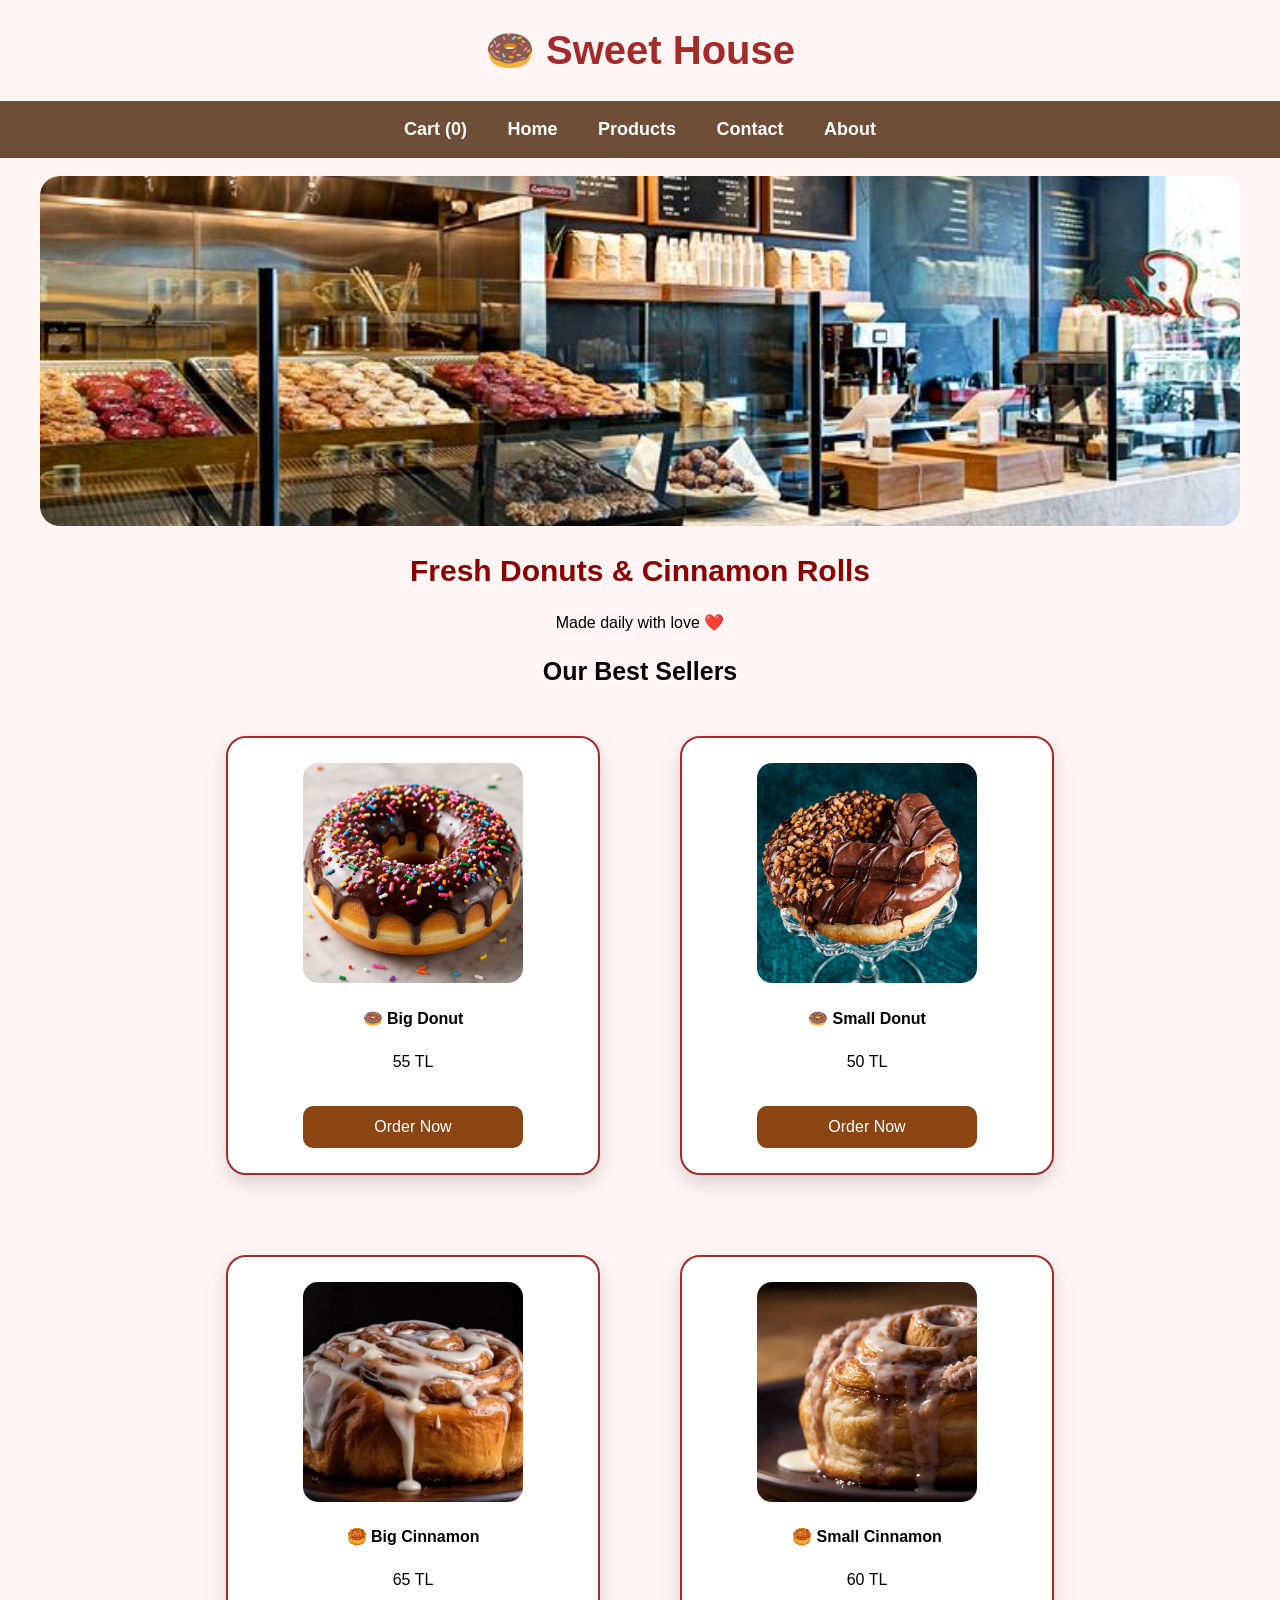
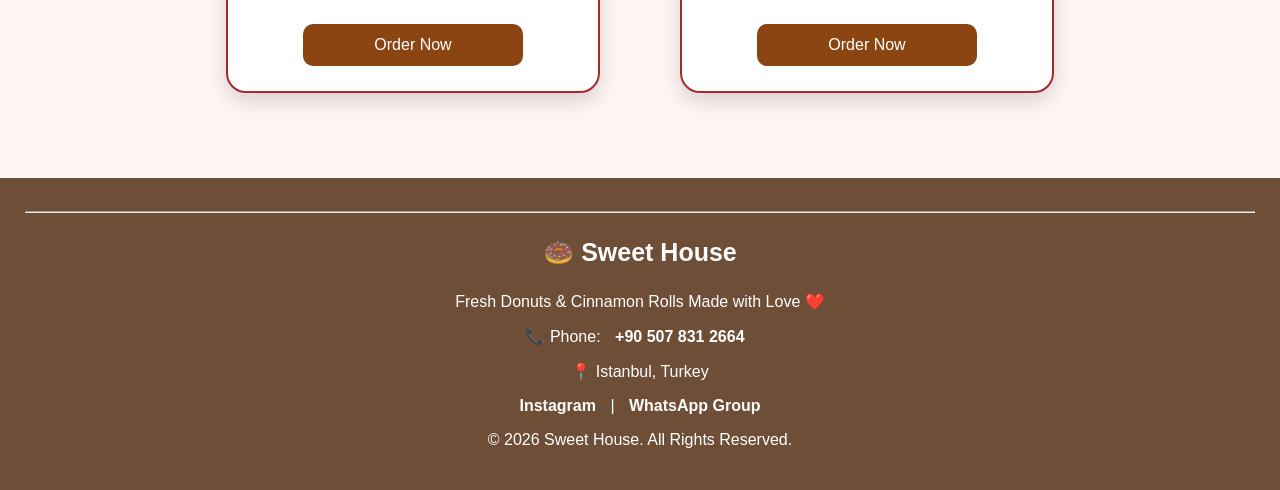
<file: index.html>
<!DOCTYPE html>
<html>

<head>
    <title>Sweet House</title>
    <link rel="stylesheet" href="style.css">
</head>

<body>

<h1>🍩 Sweet House</h1>

<nav>
    <a href="cart.html" id="cart-count">Cart (0)</a>
    <a href="index.html">Home</a>
    <a href="products.html">Products</a>
    <a href="contact.html">Contact</a>
    <a href="about.html">About</a>
</nav>

<br>

<div class="hero">
    <img src="images/banner.jpg" alt="Sweet House">
</div>

<h2>Fresh Donuts & Cinnamon Rolls</h2>

<p>Made daily with love ❤️</p>

<h3>Our Best Sellers</h3>

<div class="products">

    <!-- Big Donut -->
    <div class="card product">

        <img src="images/big-donut.jpg" alt="Big Donut">

        <h4>🍩 Big Donut</h4>

        <p>55 TL</p>

        <a href="big-donut.html">
            <button>Order Now</button>
        </a>

    </div>

    <!-- Small Donut -->
    <div class="card product">

        <img src="images/small-donut.jpg" alt="Small Donut">

        <h4>🍩 Small Donut</h4>

        <p>50 TL</p>

        <a href="small-donut.html">
            <button>Order Now</button>
        </a>

    </div>

    <!-- Big Cinnamon -->
    <div class="card product">

        <img src="images/big-cinnamon.jpg" alt="Big Cinnamon">

        <h4>🥮 Big Cinnamon</h4>

        <p>65 TL</p>

        <a href="big-cinnamon.html">
            <button>Order Now</button>
        </a>

    </div>

    <!-- Small Cinnamon -->
    <div class="card product">

        <img src="images/small-cinnamon.jpg" alt="Small Cinnamon">

        <h4>🥮 Small Cinnamon</h4>

        <p>60 TL</p>

        <a href="small-cinnamon.html">
            <button>Order Now</button>
        </a>

    </div>

</div>

<footer>

    <hr>

    <h3>🍩 Sweet House</h3>

    <p>Fresh Donuts & Cinnamon Rolls Made with Love ❤️</p>

    <p>
        📞 Phone:
        <a href="tel:+905078312664">
            +90 507 831 2664 
        </a>
    </p>

    <p>📍 Istanbul, Turkey</p>

    <p>

        <a href="https://www.instagram.com/1sweet_roll/" target="_blank">
            Instagram
        </a>

        |

        <a href="https://chat.whatsapp.com/KsQnQEdY2CLCIJ7m2vyYwK?s=cl&p=a&ilr=4" target="_blank">
            WhatsApp Group
        </a>

    </p>

    <p>© 2026 Sweet House. All Rights Reserved.</p>

</footer>

<script src="script.js"></script>

</body>

</html>
</file>
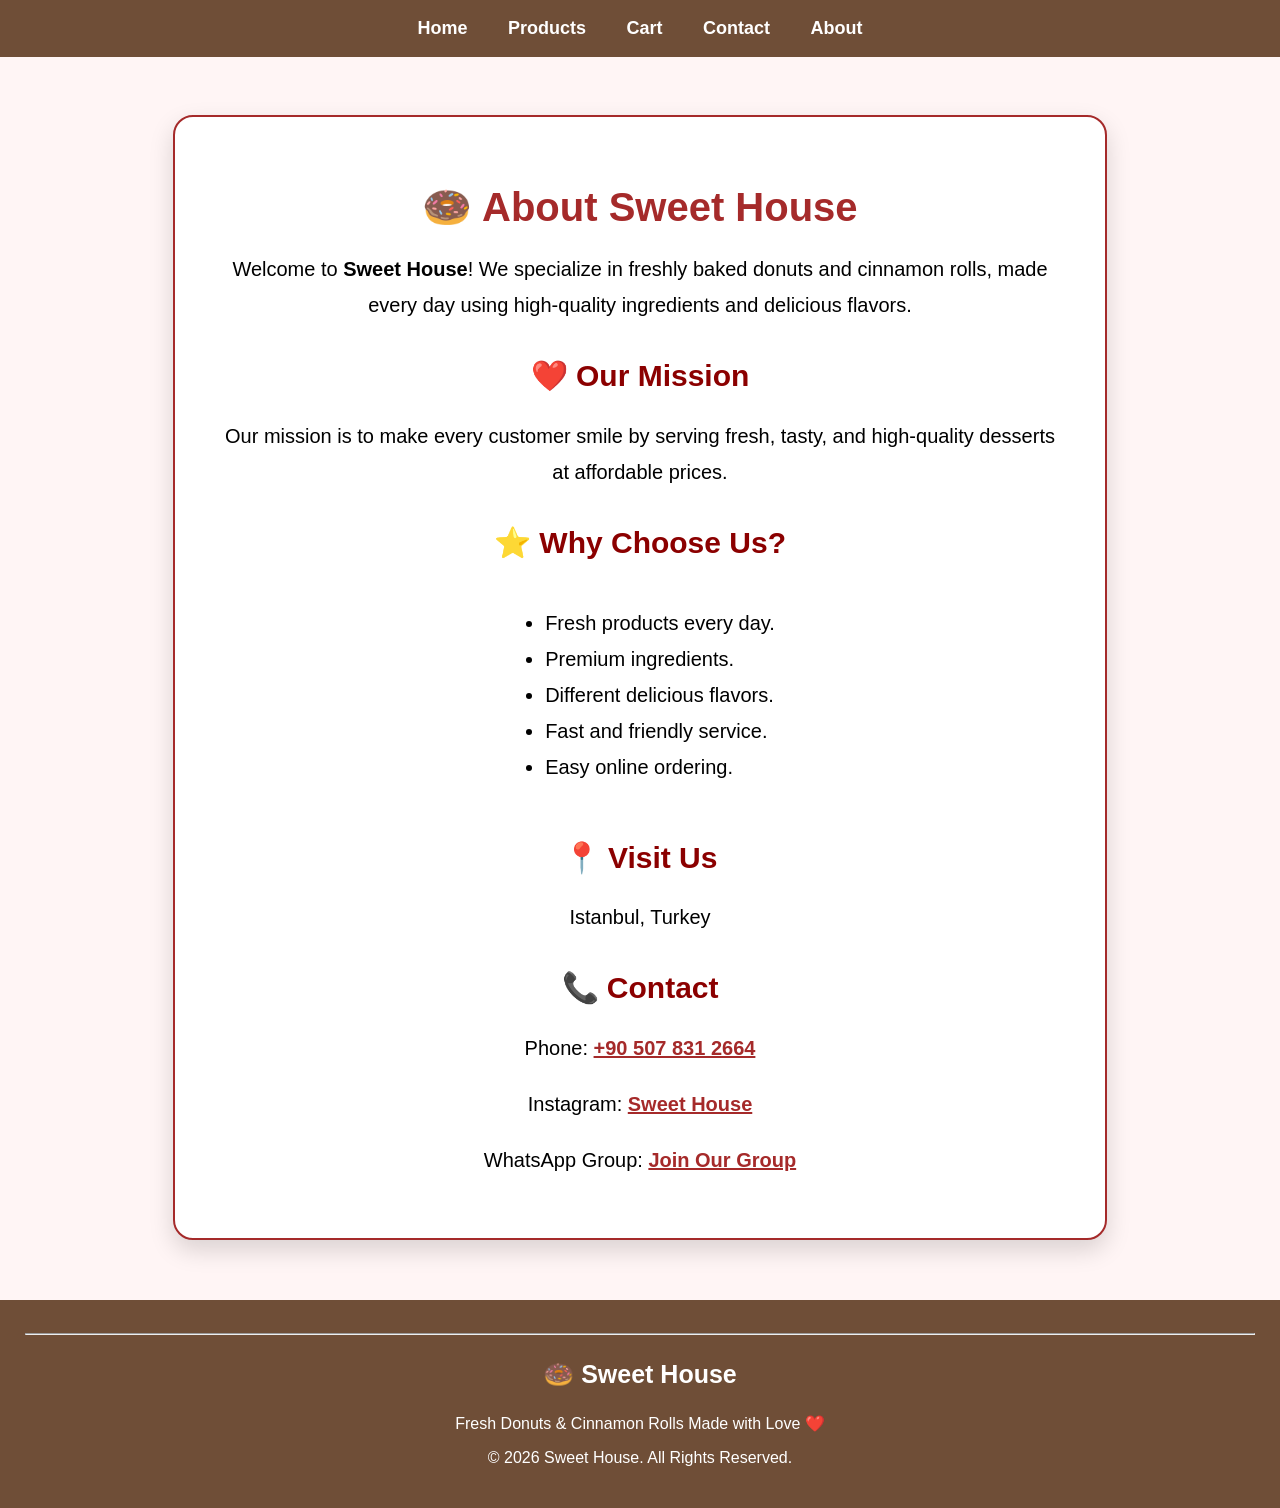
<file: about.html>
<!DOCTYPE html>
<html>

<head>

    <title>About Us | Sweet House</title>

    <link rel="stylesheet" href="style.css">

</head>

<body>

<nav>

    <a href="index.html">Home</a>
    <a href="products.html">Products</a>
    <a href="cart.html">Cart</a>
    <a href="contact.html">Contact</a>
    <a href="about.html">About</a>

</nav>

<br>

<div class="about-card">

    <h1>🍩 About Sweet House</h1>

    <p>

        Welcome to <strong>Sweet House</strong>!

        We specialize in freshly baked donuts and cinnamon rolls,
        made every day using high-quality ingredients and delicious flavors.

    </p>

    <h2>❤️ Our Mission</h2>

    <p>

        Our mission is to make every customer smile by serving
        fresh, tasty, and high-quality desserts at affordable prices.

    </p>

    <h2>⭐ Why Choose Us?</h2>

    <ul>

        <li>Fresh products every day.</li>

        <li>Premium ingredients.</li>

        <li>Different delicious flavors.</li>

        <li>Fast and friendly service.</li>

        <li>Easy online ordering.</li>

    </ul>

    <h2>📍 Visit Us</h2>

    <p>Istanbul, Turkey</p>

    <h2>📞 Contact</h2>

    <p>
        Phone:
        <a href="tel:+905078312664">
            +90 507 831 2664
        </a>
    </p>

    <p>
        Instagram:
        <a href="https://www.instagram.com/1sweet_roll/" target="_blank">
            Sweet House
        </a>
    </p>

    <p>
        WhatsApp Group:
        <a href="https://chat.whatsapp.com/KsQnQEdY2CLCIJ7m2vyYwK?s=cl&p=a&ilr=4" target="_blank">
            Join Our Group
        </a>
    </p>

</div>
<footer>

    <hr>

    <h3>🍩 Sweet House</h3>

    <p>Fresh Donuts & Cinnamon Rolls Made with Love ❤️</p>

    <p>© 2026 Sweet House. All Rights Reserved.</p>

</footer>

</body>

</html>
</file>
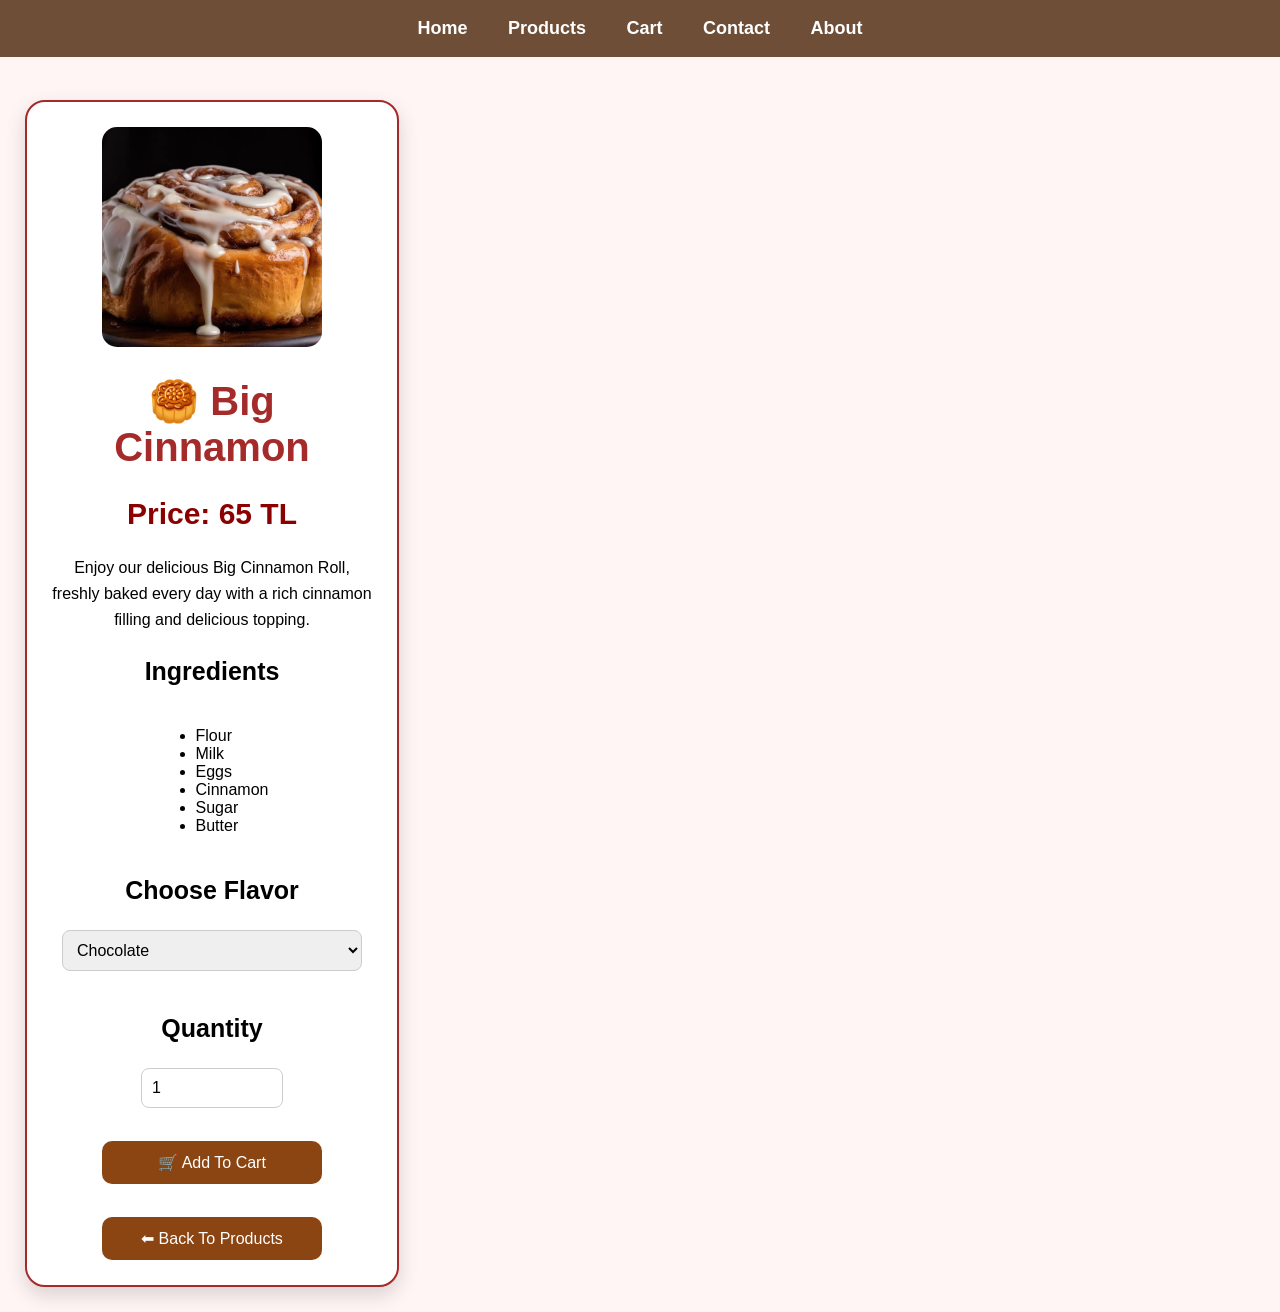
<file: big-cinnamon.html>
<!DOCTYPE html>
<html>

<head>
    <title>Big Cinnamon | Sweet House</title>
    <link rel="stylesheet" href="style.css">
</head>

<body>

<nav>
    <a href="index.html">Home</a>
    <a href="products.html">Products</a>
    <a href="cart.html">Cart</a>
    <a href="contact.html">Contact</a>
    <a href="about.html">About</a>
</nav>

<br>

<div class="card">

    <img src="images/big-cinnamon.jpg" alt="Big Cinnamon">

    <h1>🥮 Big Cinnamon</h1>

    <h2>Price: 65 TL</h2>

    <p>
        Enjoy our delicious Big Cinnamon Roll, freshly baked every day
        with a rich cinnamon filling and delicious topping.
    </p>

    <h3>Ingredients</h3>

    <ul>
        <li>Flour</li>
        <li>Milk</li>
        <li>Eggs</li>
        <li>Cinnamon</li>
        <li>Sugar</li>
        <li>Butter</li>
    </ul>

    <h3>Choose Flavor</h3>

    <select id="flavor">
        <option>Chocolate</option>
        <option>Cinnamon</option>
    </select>

    <br><br>

    <h3>Quantity</h3>

    <input
        type="number"
        id="quantity"
        value="1"
        min="1"
        max="20">

    <br><br>

    <button onclick="addCustomizedProduct()">
        🛒 Add To Cart
    </button>

    <br><br>

    <a href="products.html">
        <button>
            ⬅ Back To Products
        </button>
    </a>

</div>

<script src="script.js"></script>

</body>
</html>
</file>
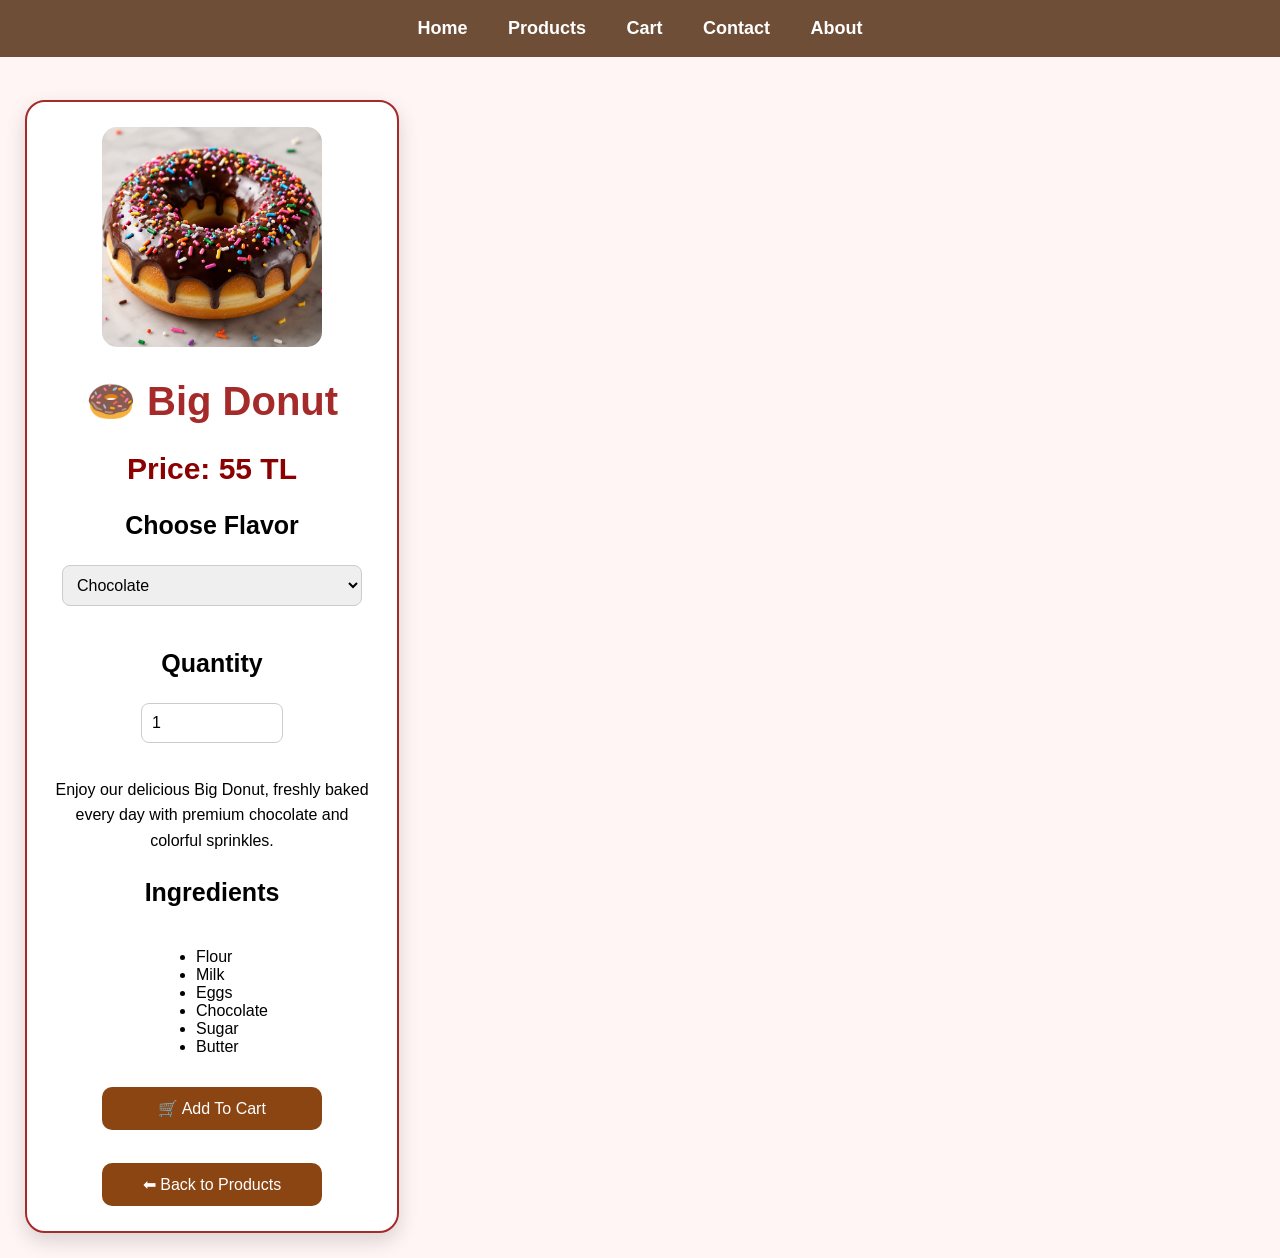
<file: big-donut.html>
<!DOCTYPE html>
<html>

<head>
    <title>Big Donut | Sweet House</title>
    <link rel="stylesheet" href="style.css">
</head>

<body>

    <nav>
        <a href="index.html">Home</a>
        <a href="products.html">Products</a>
        <a href="cart.html">Cart</a>
        <a href="contact.html">Contact</a>
        <a href="about.html">About</a>
    </nav>

    <br>

    <div class="card">

        <img src="images/big-donut.jpg" alt="Big Donut">

        <h1>🍩 Big Donut</h1>

        <h2>Price: 55 TL</h2>

<h3>Choose Flavor</h3>

<select id="flavor">

    <option>Chocolate</option>

    <option>Lotus</option>

    <option>Pistachio</option>

    <option>Colorful Sugar</option>

</select>

<br><br>

<h3>Quantity</h3>

<input
type="number"
id="quantity"
value="1"
min="1"
max="20">

<br><br>

        <p>
            Enjoy our delicious Big Donut, freshly baked every day with
            premium chocolate and colorful sprinkles.
        </p>

        <h3>Ingredients</h3>

        <ul>
            <li>Flour</li>
            <li>Milk</li>
            <li>Eggs</li>
            <li>Chocolate</li>
            <li>Sugar</li>
            <li>Butter</li>
        </ul>

        <br>

      <button onclick="addCustomizedProduct()">
    🛒 Add To Cart
    </button>

        <br><br>

        <a href="products.html">
            <button>
                ⬅ Back to Products
            </button>
        </a>

    </div>

    <script src="script.js"></script>

</body>

</html>
</file>
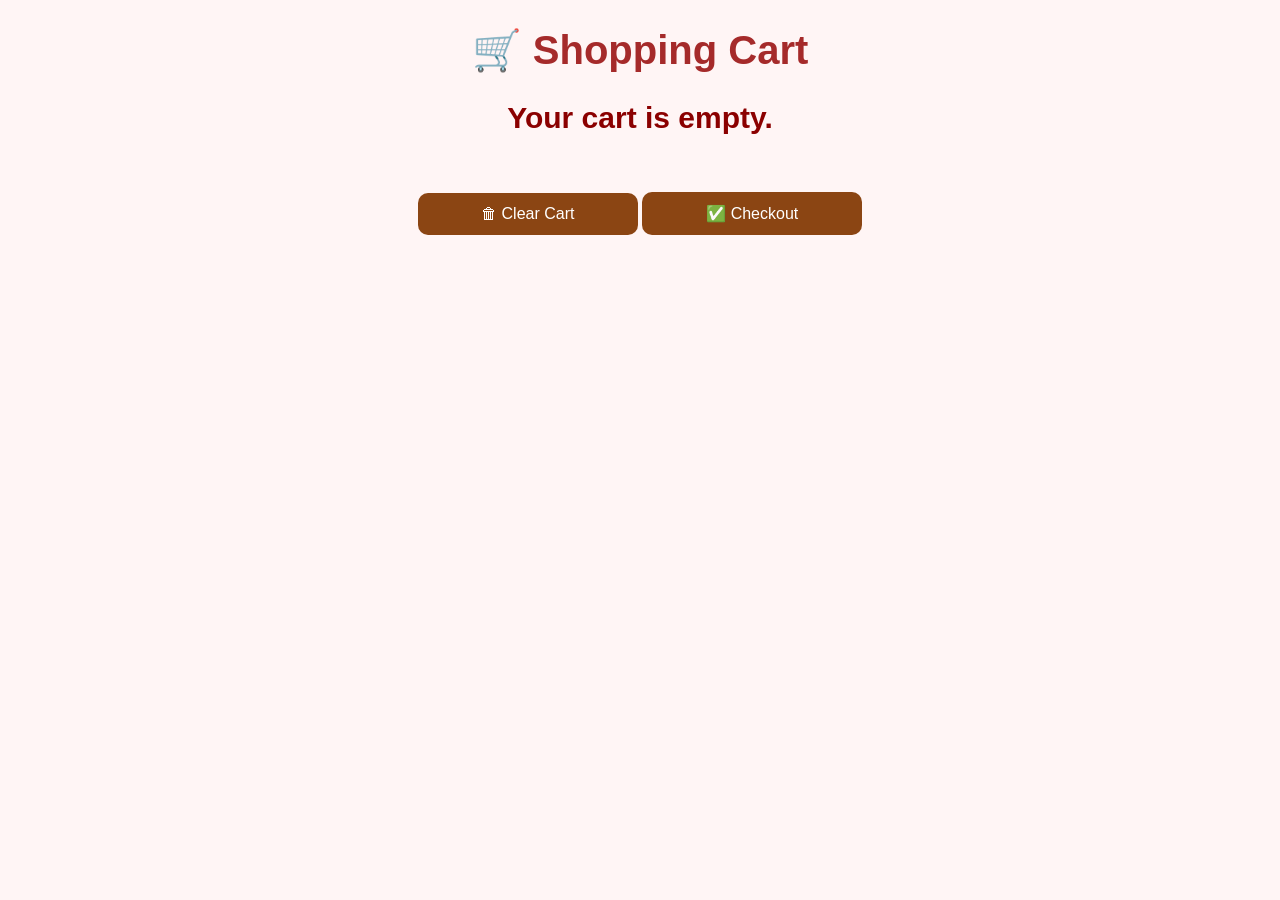
<file: cart.html>
<!DOCTYPE html>
<html>

<head>
    <title>Shopping Cart</title>
    <link rel="stylesheet" href="style.css">
</head>

<body>

<h1>🛒 Shopping Cart</h1>

<div id="cart-items"></div>

<br>

<button onclick="clearCart()">🗑 Clear Cart</button>

<a href="checkout.html">
    <button>✅ Checkout</button>
</a>

<script>

let cart = JSON.parse(localStorage.getItem("cart")) || [];

let container = document.getElementById("cart-items");

let grandTotal = 0;

if(cart.length === 0){

    container.innerHTML = "<h2>Your cart is empty.</h2>";

}
else{

    cart.forEach((item,index)=>{

        let itemTotal = item.total || (item.price * item.quantity);

        grandTotal += itemTotal;

        container.innerHTML += `

        <div class="card">

            <h2>${item.name}</h2>

            <p><strong>Flavor:</strong> ${item.flavor}</p>

            <p>

                <strong>Quantity:</strong>

                <button class="quantity-btn"
                onclick="changeQuantity(${index},-1)">➖</button>

                ${item.quantity}

                <button class="quantity-btn"
                onclick="changeQuantity(${index},1)">➕</button>

            </p>

            <p><strong>Price:</strong> ${item.price} TL</p>

            <p><strong>Total:</strong> ${itemTotal} TL</p>

            <button onclick="deleteItem(${index})">
                🗑 Remove
            </button>

        </div>

        <br>

        `;

    });

    container.innerHTML += `

        <hr>

        <h2>Grand Total: ${grandTotal} TL</h2>

    `;

}

function changeQuantity(index,change){

    let cart = JSON.parse(localStorage.getItem("cart")) || [];

    cart[index].quantity += change;

    if(cart[index].quantity < 1){

        cart[index].quantity = 1;

    }

    cart[index].total =
        cart[index].price * cart[index].quantity;

    localStorage.setItem("cart",JSON.stringify(cart));

    location.reload();

}

function deleteItem(index){

    cart.splice(index,1);

    localStorage.setItem("cart",JSON.stringify(cart));

    location.reload();

}

function clearCart(){

    localStorage.removeItem("cart");

    location.reload();

}

</script>

</body>

</html>
</file>
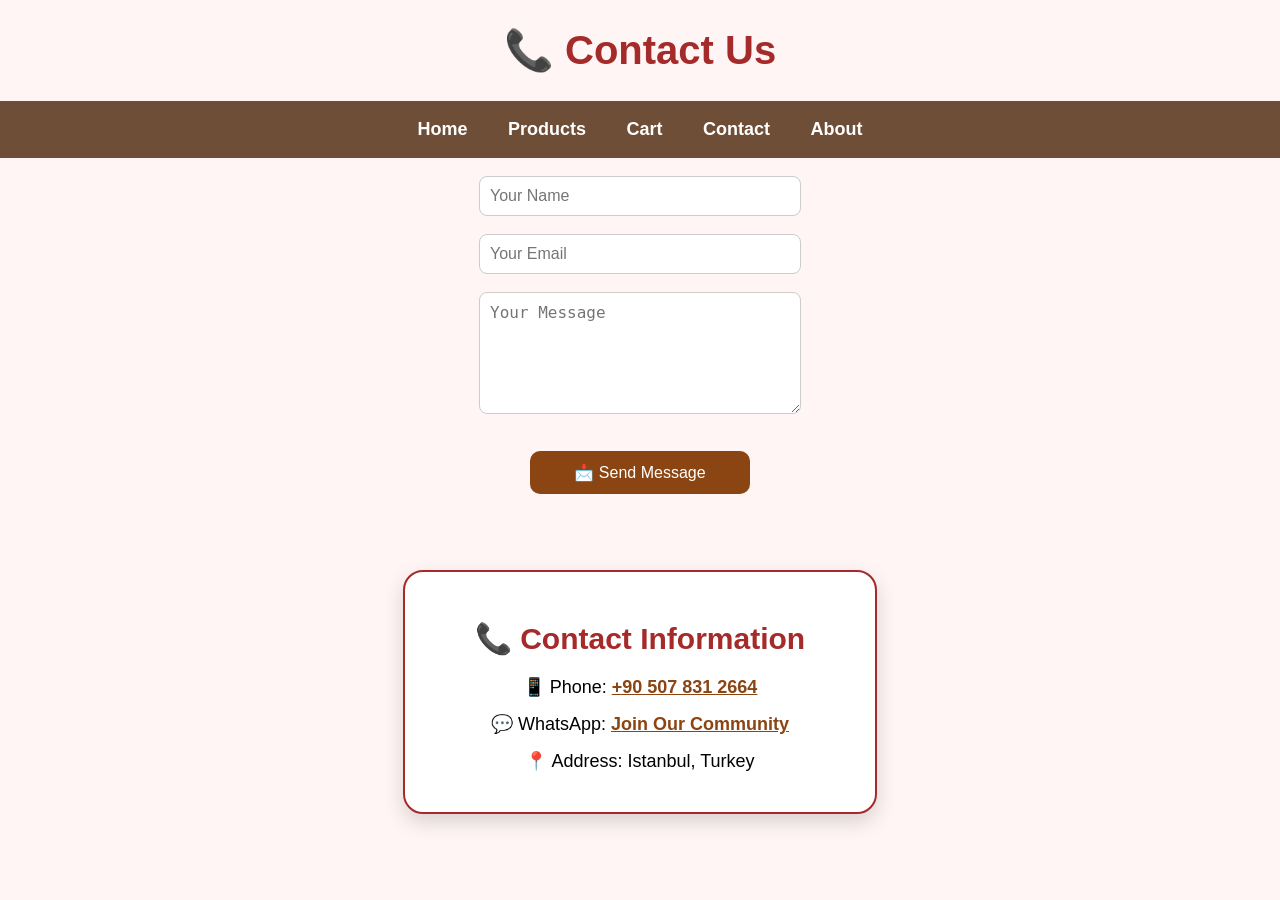
<file: contact.html>
<!DOCTYPE html>
<html>

<head>

    <title>Contact Us | Sweet House</title>

    <link rel="stylesheet" href="style.css">

</head>

<body>

<h1>📞 Contact Us</h1>

<nav>

    <a href="index.html">Home</a>

    <a href="products.html">Products</a>

    <a href="cart.html">Cart</a>

    <a href="contact.html">Contact</a>

    <a href="about.html">About</a>

</nav>

<br>

<form
action="https://formspree.io/f/xaqgbnjy"
method="POST">

    <input
        type="text"
        name="name"
        placeholder="Your Name"
        required>

    <br><br>

    <input
        type="email"
        name="email"
        placeholder="Your Email"
        required>

    <br><br>

    <textarea
        name="message"
        placeholder="Your Message"
        required></textarea>

    <br><br>

    <button type="submit">

        📩 Send Message

    </button>

</form>

<br><br>

<div class="contact-info">

    <h2>📞 Contact Information</h2>

    <p>
        📱 Phone:
        <a href="tel:+905078312664">
            +90 507 831 2664
        </a>
    </p>

    <p>
        💬 WhatsApp:
        <a href="https://chat.whatsapp.com/KsQnQEdY2CLCIJ7m2vyYwK?s=cl&p=a&ilr=4" target="_blank">
            Join Our Community
        </a>
    </p>

    <p>
        📍 Address:
        Istanbul, Turkey
    </p>


</div>

</body>

</html>
</file>
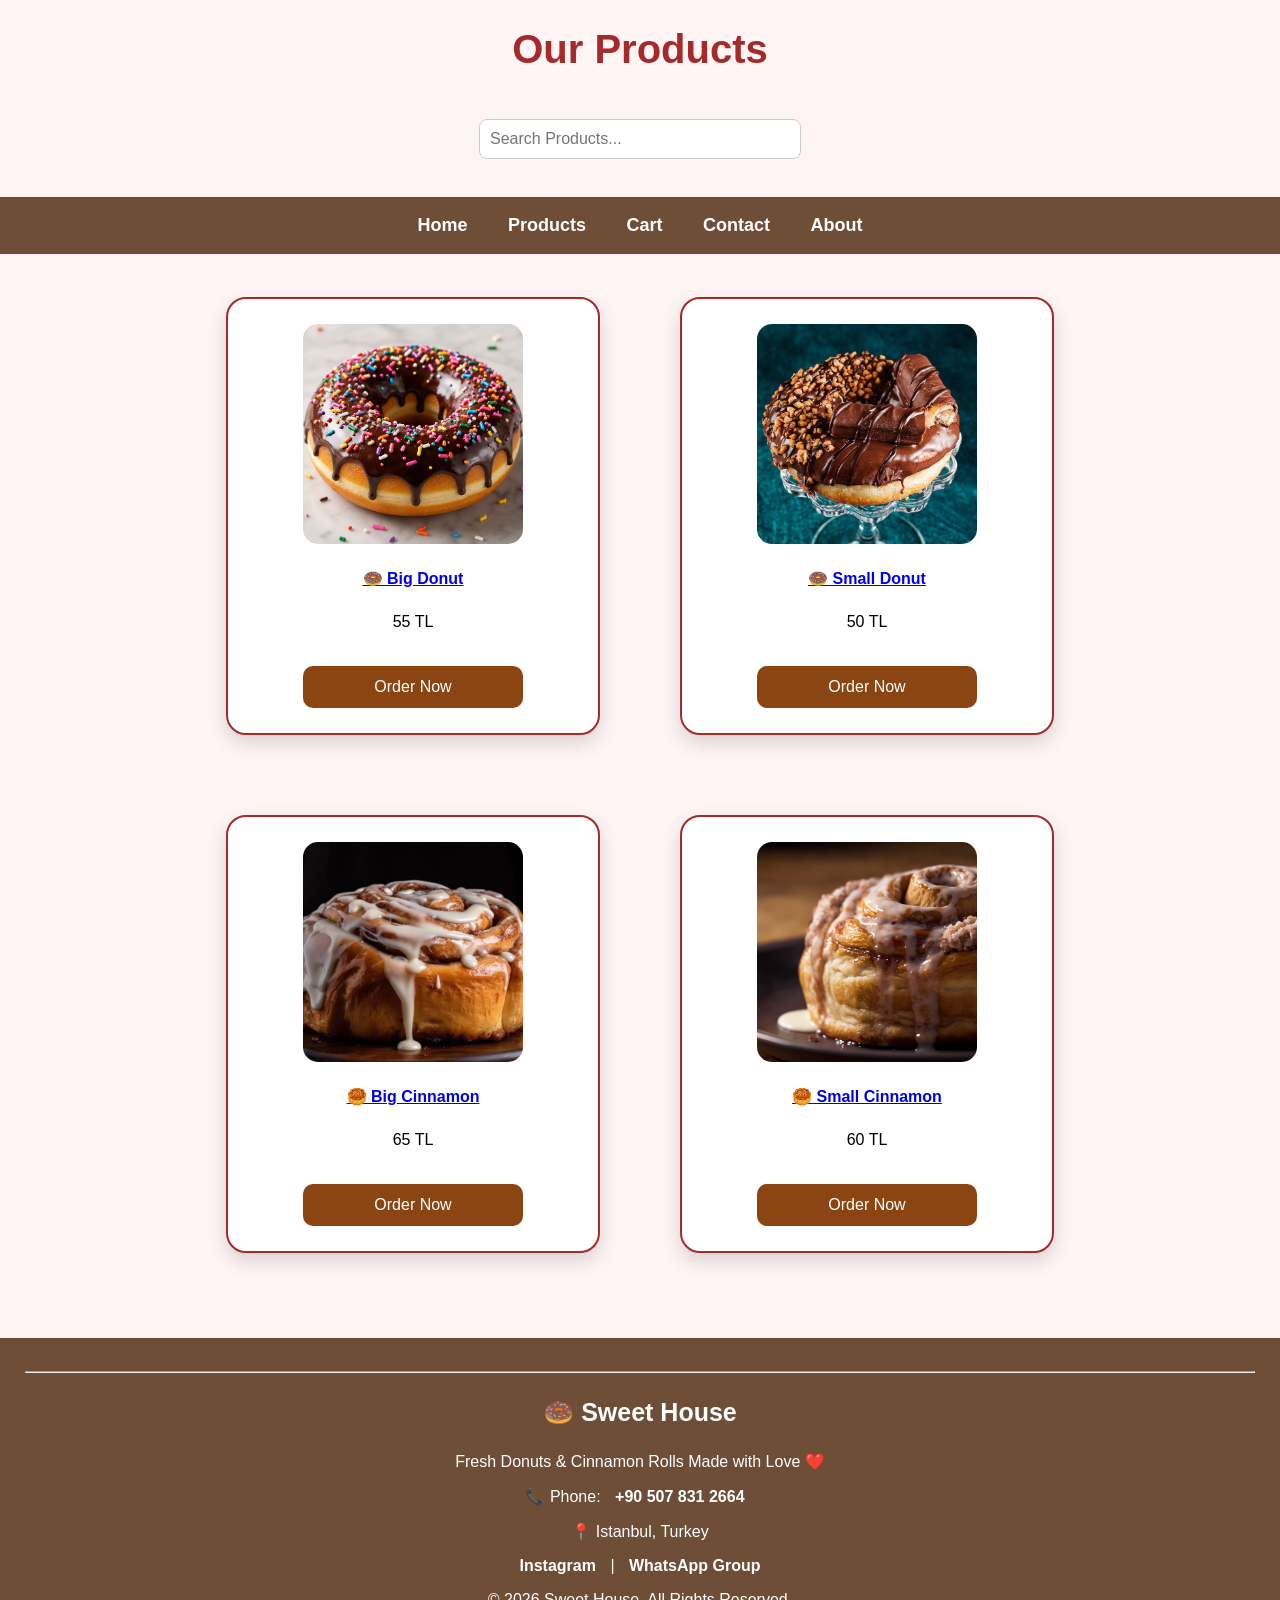
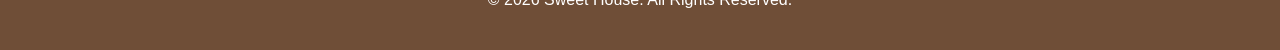
<file: products.html>
<!DOCTYPE html>
<html>

<head>
    <title>Products</title>
    <link rel="stylesheet" href="style.css">
</head>

<body>

    <h1>Our Products</h1>

    <input
        type="text"
        id="searchInput"
        placeholder="Search Products..."
        onkeyup="searchProducts()">

    <br><br>

    <nav>
        <a href="index.html">Home</a>
        <a href="products.html">Products</a>
        <a href="cart.html">Cart</a>
        <a href="contact.html">Contact</a>
        <a href="about.html">About</a>
    </nav>

    <br>

    <div class="products">

        <!-- Big Donut -->
        <div class="card product">

            <a href="big-donut.html">
                <img src="images/big-donut.jpg" alt="Big Donut">
            </a>

            <a href="big-donut.html">
                <h4>🍩 Big Donut</h4>
            </a>

            <p>55 TL</p>

            <a href="big-donut.html">
                <button>Order Now</button>
            </a>

        </div>

        <!-- Small Donut -->
        <div class="card product">

            <a href="small-donut.html">
                <img src="images/small-donut.jpg" alt="Small Donut">
            </a>

            <a href="small-donut.html">
                <h4>🍩 Small Donut</h4>
            </a>

            <p>50 TL</p>

            <a href="small-donut.html">
                <button>Order Now</button>
            </a>

        </div>

        <!-- Big Cinnamon -->
        <div class="card product">

            <a href="big-cinnamon.html">
                <img src="images/big-cinnamon.jpg" alt="Big Cinnamon">
            </a>

            <a href="big-cinnamon.html">
                <h4>🥮 Big Cinnamon</h4>
            </a>

            <p>65 TL</p>

            <a href="big-cinnamon.html">
                <button>Order Now</button>
            </a>

        </div>

        <!-- Small Cinnamon -->
        <div class="card product">

            <a href="small-cinnamon.html">
                <img src="images/small-cinnamon.jpg" alt="Small Cinnamon">
            </a>

            <a href="small-cinnamon.html">
                <h4>🥮 Small Cinnamon</h4>
            </a>

            <p>60 TL</p>

            <a href="small-cinnamon.html">
                <button>Order Now</button>
            </a>

        </div>

    </div>

    <footer>

        <hr>

        <h3>🍩 Sweet House</h3>

        <p>Fresh Donuts & Cinnamon Rolls Made with Love ❤️</p>

<p>
    📞 Phone:
    <a href="tel:+905078312664">
        +90 507 831 2664
    </a>
</p>


        <p>📍 Istanbul, Turkey</p>

       <p>

    <a href="https://www.instagram.com/1sweet_roll/" target="_blank">
        <i class="fab fa-instagram"></i> Instagram
    </a>

    |

    <a href="https://chat.whatsapp.com/KsQnQEdY2CLCIJ7m2vyYwK?s=cl&p=a&ilr=4" target="_blank">
        <i class="fab fa-whatsapp"></i> WhatsApp Group
    </a>

</p>

        <p>© 2026 Sweet House. All Rights Reserved.</p>

    </footer>

    <script src="script.js"></script>

</body>

</html>
</file>
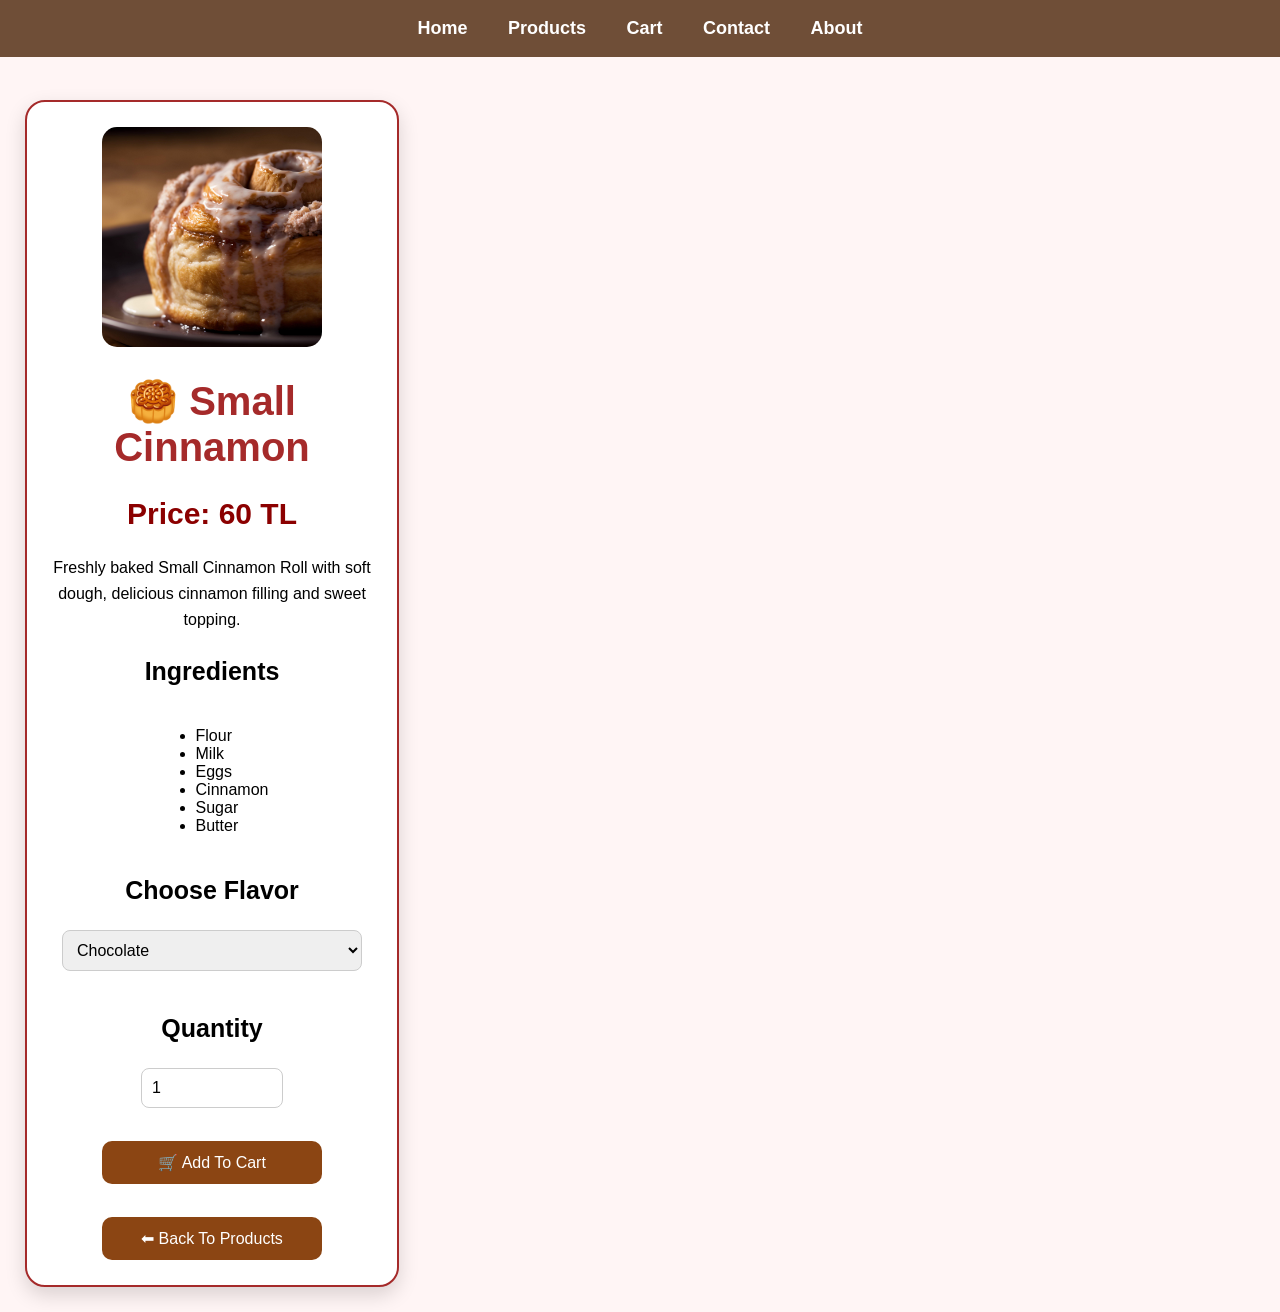
<file: small-cinnamon.html>
<!DOCTYPE html>
<html>

<head>
    <title>Small Cinnamon | Sweet House</title>
    <link rel="stylesheet" href="style.css">
</head>

<body>

<nav>
    <a href="index.html">Home</a>
    <a href="products.html">Products</a>
    <a href="cart.html">Cart</a>
    <a href="contact.html">Contact</a>
    <a href="about.html">About</a>
</nav>

<br>

<div class="card">

    <img src="images/small-cinnamon.jpg" alt="Small Cinnamon">

    <h1>🥮 Small Cinnamon</h1>

    <h2>Price: 60 TL</h2>

    <p>
        Freshly baked Small Cinnamon Roll with soft dough,
        delicious cinnamon filling and sweet topping.
    </p>

    <h3>Ingredients</h3>

    <ul>
        <li>Flour</li>
        <li>Milk</li>
        <li>Eggs</li>
        <li>Cinnamon</li>
        <li>Sugar</li>
        <li>Butter</li>
    </ul>

    <h3>Choose Flavor</h3>

    <select id="flavor">
        <option>Chocolate</option>
        <option>Cinnamon</option>
    </select>

    <br><br>

    <h3>Quantity</h3>

    <input
        type="number"
        id="quantity"
        value="1"
        min="1"
        max="20">

    <br><br>

    <button onclick="addCustomizedProduct()">
        🛒 Add To Cart
    </button>

    <br><br>

    <a href="products.html">
        <button>
            ⬅ Back To Products
        </button>
    </a>

</div>

<script src="script.js"></script>

</body>
</html>
</file>
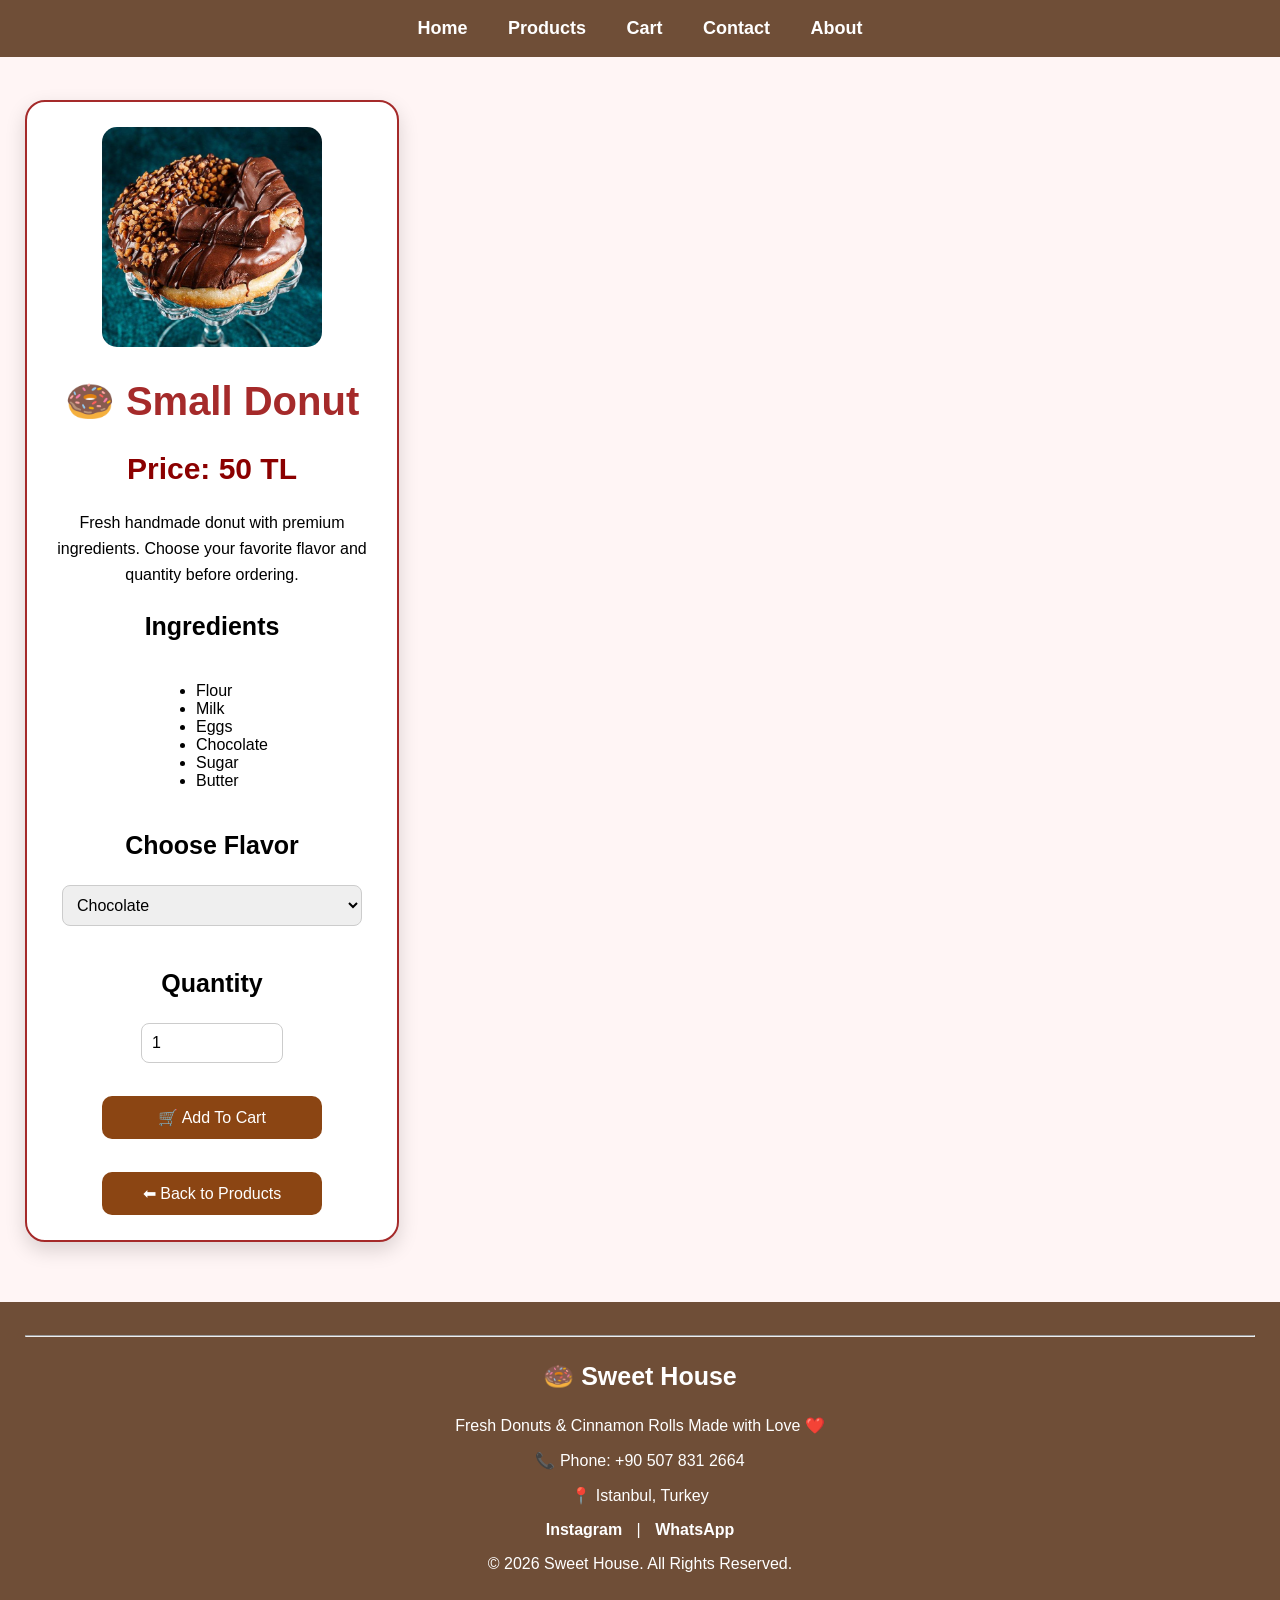
<file: small-donut.html>
<!DOCTYPE html>
<html>

<head>
    <title>Small Donut | Sweet House</title>
    <link rel="stylesheet" href="style.css">
</head>

<body>

    <nav>
        <a href="index.html">Home</a>
        <a href="products.html">Products</a>
        <a href="cart.html">Cart</a>
        <a href="contact.html">Contact</a>
        <a href="about.html">About</a>
    </nav>

    <br>

    <div class="card">

        <img src="images/small-donut.jpg" alt="Small Donut">

        <h1>🍩 Small Donut</h1>

        <h2>Price: 50 TL</h2>

        <p>
            Fresh handmade donut with premium ingredients.
            Choose your favorite flavor and quantity before ordering.
        </p>

        <h3>Ingredients</h3>

        <ul>
            <li>Flour</li>
            <li>Milk</li>
            <li>Eggs</li>
            <li>Chocolate</li>
            <li>Sugar</li>
            <li>Butter</li>
        </ul>

        <h3>Choose Flavor</h3>

        <select id="flavor">
            <option>Chocolate</option>
            <option>Lotus</option>
            <option>Pistachio</option>
            <option>Colorful Sugar</option>
        </select>

        <br><br>

        <h3>Quantity</h3>

        <input
            type="number"
            id="quantity"
            value="1"
            min="1"
            max="20">

        <br><br>

        <button onclick="addCustomizedProduct()">
            🛒 Add To Cart
        </button>

        <br><br>

        <a href="products.html">
            <button>
                ⬅ Back to Products
            </button>
        </a>

    </div>

    <footer>

        <hr>

        <h3>🍩 Sweet House</h3>

        <p>Fresh Donuts & Cinnamon Rolls Made with Love ❤️</p>

        <p>📞 Phone: +90 507 831 2664</p>

        <p>📍 Istanbul, Turkey</p>

        <p>
            <a href="#">Instagram</a> |
            <a href="#">WhatsApp</a>
        </p>

        <p>© 2026 Sweet House. All Rights Reserved.</p>

    </footer>

    <script src="script.js"></script>

</body>

</html>
</file>
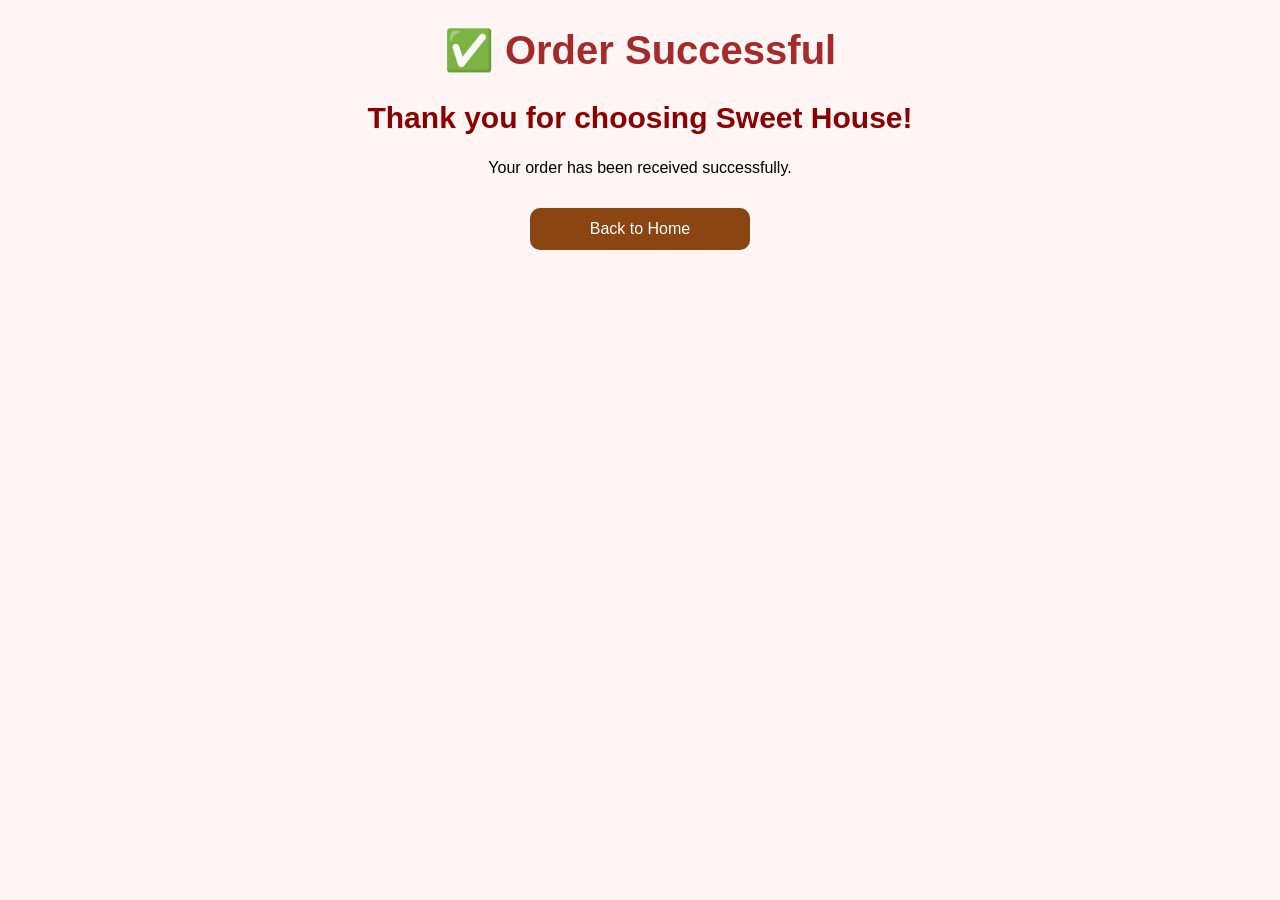
<file: success.html>
<!DOCTYPE html>
<html>

<head>
    <title>Order Successful</title>
    <link rel="stylesheet" href="style.css">
</head>

<body>

    <h1>✅ Order Successful</h1>

    <h2>Thank you for choosing Sweet House!</h2>

    <p>Your order has been received successfully.</p>

    <a href="index.html">
        <button>Back to Home</button>
    </a>

</body>

</html>
</file>
<file: style.css>
body{
    margin:0;
    padding:0;
    background:#fff5f5;
    font-family:Arial,sans-serif;
    text-align:center;
}

h1{
    color:brown;
    font-size:40px;
}

h2{
    color:darkred;
    font-size:30px;
}

h3{
    font-size:25px;
}

/* Navigation */

nav{
    background:#6F4E37;
    padding:18px;
}

nav a{
    color:white;
    text-decoration:none;
    margin:18px;
    font-size:18px;
    font-weight:bold;
    transition:.3s;
}

nav a:hover{
    color:gold;
}

/* Banner */

.hero img{
    width:100%;
    max-width:1200px;
    height:350px;
    object-fit:cover;
    border-radius:20px;
}

/* Products */

.products{
    display:flex;
    justify-content:center;
    flex-wrap:wrap;
    gap:30px;
}

/* Card */

.card{
    width:320px;
    margin:25px;
    padding:25px;
    background:white;
    border:2px solid brown;
    border-radius:20px;
    box-shadow:0 8px 20px rgba(0,0,0,.15);
    transition:.3s;
}

.card:hover{
    transform:translateY(-8px);
}

.card img{
    width:220px;
    height:220px;
    object-fit:cover;
    border-radius:15px;
    transition:.3s;
}

.card img:hover{
    transform:scale(1.08);
}

.card p{
    line-height:1.6;
}

.card ul{
    display:inline-block;
    text-align:left;
}

/* Buttons */

button{
    background:#8B4513;
    color:white;
    border:none;
    width:220px;
    padding:12px;
    margin-top:15px;
    border-radius:10px;
    cursor:pointer;
    font-size:16px;
    transition:.3s;
}

button:hover{
    background:#A0522D;
    transform:scale(1.05);
}

/* Inputs */

input,
textarea,
select{
    width:300px;
    padding:10px;
    border-radius:8px;
    border:1px solid #ccc;
    font-size:16px;
}

textarea{
    height:100px;
}

input[type=number]{
    width:120px;
}

/* Search */

#searchInput{
    margin:20px;
}

/* Rating */

.rating{
    color:gold;
    font-size:20px;
}

/* Footer */

footer{
    margin-top:60px;
    padding:25px;
    background:#6F4E37;
    color:white;
}

footer a{
    color:white;
    text-decoration:none;
    font-weight:bold;
    margin:10px;
}

footer a:hover{
    color:gold;
}
/* About Page */

.about-card{

    width:850px;
    max-width:90%;
    margin:40px auto;
    padding:40px;

    background:white;

    border:2px solid brown;

    border-radius:20px;

    box-shadow:0 10px 25px rgba(0,0,0,.15);

    text-align:center;

}

.about-card h1{

    color:brown;

    margin-bottom:20px;

}

.about-card h2{

    color:darkred;

    margin-top:35px;

}

.about-card p{

    font-size:20px;

    line-height:1.8;

}

.about-card ul{

    display:inline-block;

    text-align:left;

    font-size:20px;

    line-height:1.8;

}

.about-card a{

    color:brown;

    font-weight:bold;

}

.about-card a:hover{

    color:darkred;

}
/* Notification */

#notification{

    position:fixed;

    top:20px;

    right:20px;

    background:#28a745;

    color:white;

    padding:15px 25px;

    border-radius:10px;

    font-size:18px;

    font-weight:bold;

    box-shadow:0 5px 15px rgba(0,0,0,.2);

    opacity:0;

    transform:translateY(-20px);

    transition:.4s;

    z-index:9999;

}

#notification.show{

    opacity:1;

    transform:translateY(0);

}
.quantity-btn{
    width:35px !important;
    height:35px !important;
    margin:5px;
    font-size:18px;
    border-radius:50%;
    padding:0;
}
.contact-info{

    width:420px;

    margin:40px auto;

    padding:25px;

    background:white;

    border-radius:20px;

    box-shadow:0 8px 20px rgba(0,0,0,.15);

    border:2px solid brown;

}

.contact-info h2{

    margin-bottom:20px;

    color:brown;

}

.contact-info p{

    font-size:18px;

    margin:15px 0;

}

.contact-info a{

    color:#8B4513;

    font-weight:bold;

}

.contact-info a:hover{

    color:darkred;

}
</file>
